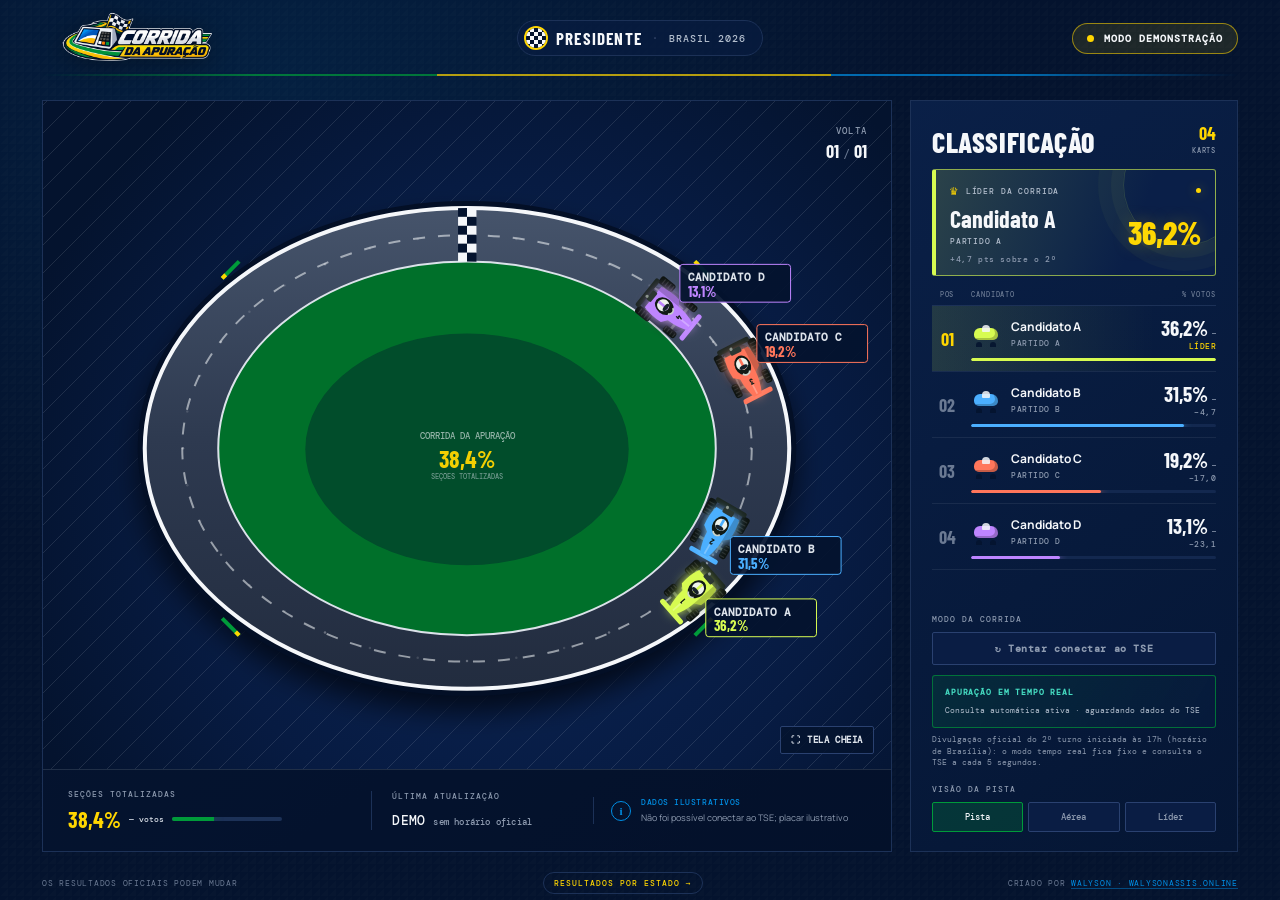
<file: index.html>
<!doctype html>
<html lang="pt-BR">
  <head>
    <meta charset="utf-8" />
    <meta name="viewport" content="width=device-width, initial-scale=1" />
    <meta name="theme-color" content="#04132e" />
    <link rel="icon" href="/favicon.ico" sizes="any" />
    <link rel="icon" type="image/png" href="/favicon.png" sizes="256x256" />
    <link rel="apple-touch-icon" href="/apple-touch-icon.png" />
    <meta name="description" content="Acompanhe a apuração eleitoral como uma corrida ao vivo. Veja candidatos, classificação e evolução dos votos em uma experiência visual interativa." />
    <link rel="canonical" href="https://corridaeleicao.vercel.app/" />
    <title>Corrida da Apuração — acompanhe a apuração eleitoral</title>
    <meta property="og:type" content="website" />
    <meta property="og:locale" content="pt_BR" />
    <meta property="og:site_name" content="Corrida da Apuração" />
    <meta property="og:url" content="https://corridaeleicao.vercel.app/" />
    <meta property="og:title" content="Corrida da Apuração — acompanhe a apuração eleitoral" />
    <meta property="og:description" content="Acompanhe a apuração eleitoral como uma corrida ao vivo. Veja candidatos, classificação e evolução dos votos em uma experiência visual interativa." />
    <meta property="og:image" content="https://corridaeleicao.vercel.app/og-image.jpg" />
    <meta property="og:image:secure_url" content="https://corridaeleicao.vercel.app/og-image.jpg" />
    <meta property="og:image:type" content="image/jpeg" />
    <meta property="og:image:width" content="1200" />
    <meta property="og:image:height" content="630" />
    <meta property="og:image:alt" content="Logo Corrida da Apuração sobre uma pista nas cores do Brasil" />
    <meta name="twitter:card" content="summary_large_image" />
    <meta name="twitter:title" content="Corrida da Apuração — acompanhe a apuração eleitoral" />
    <meta name="twitter:description" content="Acompanhe a apuração eleitoral como uma corrida ao vivo. Veja candidatos, classificação e evolução dos votos em uma experiência visual interativa." />
    <meta name="twitter:image" content="https://corridaeleicao.vercel.app/og-image.jpg" />
    <meta name="twitter:image:alt" content="Logo Corrida da Apuração sobre uma pista nas cores do Brasil" />
    <!-- Google tag (gtag.js) -->
    <script async src="https://www.googletagmanager.com/gtag/js?id=G-LZXPFM03VW"></script>
    <script>
      window.dataLayer = window.dataLayer || [];
      function gtag(){dataLayer.push(arguments);}
      gtag('js', new Date());

      gtag('config', 'G-LZXPFM03VW');
    </script>
    <link rel="stylesheet" href="style.css" />
  </head>
  <body>
    <main class="race-app">
      <header class="topbar">
        <a class="brand" href="#" aria-label="Corrida da Apuração, início">
          <img class="brand-logo" src="logo.webp" alt="Corrida da Apuração" />
        </a>
        <div class="race-tag"><span class="race-flag" aria-hidden="true"></span><span class="race-title">PRESIDENTE</span><span class="tag-divider">·</span><span>BRASIL 2026</span></div>
        <div class="demo-tag" data-state="demo" role="status"><span class="status-dot" aria-hidden="true"></span>MODO DEMONSTRAÇÃO</div>
      </header>

      <section class="race-layout" aria-label="Corrida e classificação">
        <section class="track-panel" aria-label="Pista de corrida">
          <div class="track-topline">
            <div class="lap-counter"><span>VOLTA</span><strong>01 <i>/</i> 01</strong></div>
          </div>
          <div class="canvas-wrap">
            <canvas id="race" aria-label="Pista oval com os karts dos candidatos posicionados conforme os votos válidos"></canvas>
            <div class="camera-label"><span class="camera-icon">◉</span> <span id="camera-name">CÂMERA PANORÂMICA</span></div>
            <button class="fullscreen-button" id="fullscreen-button" type="button" aria-pressed="false" aria-label="Mostrar só a pista em tela cheia" title="Tela cheia (F) · setas giram a câmera">⛶ <span>TELA CHEIA</span></button>
            <div class="immersive-bar" id="immersive-bar" aria-label="Controles da tela cheia">
              <div class="bar-controls">
                <button class="bar-button active" id="bar-list-toggle" type="button" aria-pressed="true" title="Mostrar ou esconder a classificação">☰ <span class="bar-list-text">Classificação</span></button>
                <div class="bar-segment" role="group" aria-label="Visão da pista"><button class="camera-button bar-button active" data-camera="track" aria-pressed="true">Pista</button><button class="camera-button bar-button" data-camera="top" aria-pressed="false">Aérea</button><button class="camera-button bar-button" data-camera="leader" aria-pressed="false">Líder</button></div>
                <div class="bar-segment" role="group" aria-label="Modo da corrida" hidden><button class="bar-button" id="bar-live" type="button">● Tempo real</button></div>
                <span class="bar-status" id="bar-status"></span>
                <button class="bar-button bar-exit" id="bar-exit" type="button" aria-label="Sair da tela cheia">✕ Sair</button>
              </div>
              <ol class="bar-standings" id="bar-standings" aria-label="Classificação"></ol>
            </div>
          </div>
          <div class="track-footer">
            <div class="completion">
              <span class="footer-label">SEÇÕES TOTALIZADAS</span>
              <div class="completion-row"><strong id="sections-percent">38,4%</strong><span class="total-votes" id="total-votes" title="Total de votos computados">— votos</span><div class="progress"><span id="sections-progress"></span></div></div>
            </div>
            <div class="last-update"><span class="footer-label">ÚLTIMA ATUALIZAÇÃO</span><strong id="last-update">DEMO <small>sem horário oficial</small></strong></div>
            <div class="data-source"><span class="source-icon">i</span><span><b id="source-label">DADOS ILUSTRATIVOS</b><small id="source-detail">Aguardando conexão com o TSE</small></span></div>
          </div>
        </section>

        <aside class="standings-panel" aria-label="Classificação da corrida">
          <div class="standings-heading"><h2>Classificação</h2><span class="racer-count" id="racer-count">04 <small>PILOTOS</small></span></div>
          <div class="leader-card" id="leader-card">
            <div class="leader-top"><span class="crown">♛</span><span id="leader-title">LÍDER DA CORRIDA</span><span class="leader-pulse"></span></div>
            <div class="leader-main"><div class="leader-info"><div class="leader-name" id="leader-name">Candidato A</div><span class="leader-party" id="leader-party">PARTIDO A</span></div><strong class="leader-vote" id="leader-vote">36,2%</strong></div>
            <div class="leader-gap" id="leader-gap"></div>
            <button class="final-open" id="final-open" type="button" hidden>🏁 Ver resultado final</button>
          </div>
          <div class="standings-columns" aria-hidden="true"><span>POS</span><span>CANDIDATO</span><span>% VOTOS</span></div>
          <ol class="standings" id="standings"></ol>
          <div class="race-mode"><span class="footer-label">MODO DA CORRIDA</span><button class="live-button" id="live-button" type="button" hidden>● Tempo real</button><div class="countdown-card" id="countdown-card" role="timer" aria-live="off"><span class="countdown-label" id="countdown-label">APURAÇÃO EM TEMPO REAL COMEÇA EM</span><div class="countdown-units"><span><strong id="countdown-days">00</strong><small>D</small></span><span><strong id="countdown-hours">00</strong><small>H</small></span><span><strong id="countdown-minutes">00</strong><small>M</small></span><span><strong id="countdown-seconds">00</strong><small>S</small></span></div><span class="countdown-detail" id="countdown-detail">Hoje, às 17h · horário de Brasília</span></div><small class="sim-note">Ao chegar o horário, a consulta ao TSE começa automaticamente e se repete a cada 5 segundos.</small></div>
          <div class="camera-controls"><span class="footer-label">VISÃO DA PISTA</span><div class="camera-buttons"><button class="camera-button active" data-camera="track" aria-pressed="true">Pista</button><button class="camera-button" data-camera="top" aria-pressed="false">Aérea</button><button class="camera-button" data-camera="leader" aria-pressed="false">Líder</button></div></div>
        </aside>
      </section>
      <footer class="page-footer"><span>OS RESULTADOS OFICIAIS PODEM MUDAR</span><a class="states-link" href="estados.html">RESULTADOS POR ESTADO →</a><span class="credit">CRIADO POR <a href="https://walysonassis.online" target="_blank" rel="noopener">WALYSON · WALYSONASSIS.ONLINE</a></span></footer>
    </main>
    <section class="final-screen" id="final-screen" role="dialog" aria-modal="true" aria-labelledby="final-title" hidden>
      <div class="final-inner">
        <img class="final-logo" src="logo.webp" alt="Corrida da Apuração" width="2048" height="768" />
        <p class="final-kicker" id="final-kicker">PRESIDENTE · BRASIL 2026 · RESULTADO DO 1º TURNO</p>
        <h2 class="final-title" id="final-title">VÃO AO 2º TURNO</h2>
        <div class="final-cards" id="final-cards"></div>
        <p class="final-meta" id="final-meta"></p>
        <div class="final-actions"><a class="final-button" id="final-states" href="estados.html">Ver a apuração de todos os cargos →</a></div>
        <small class="final-note">Fonte: TSE · arquivo oficial EA20 · os resultados oficiais podem mudar</small>
      </div>
    </section>
    <script src="game.js" defer></script>
  </body>
</html>
</file>
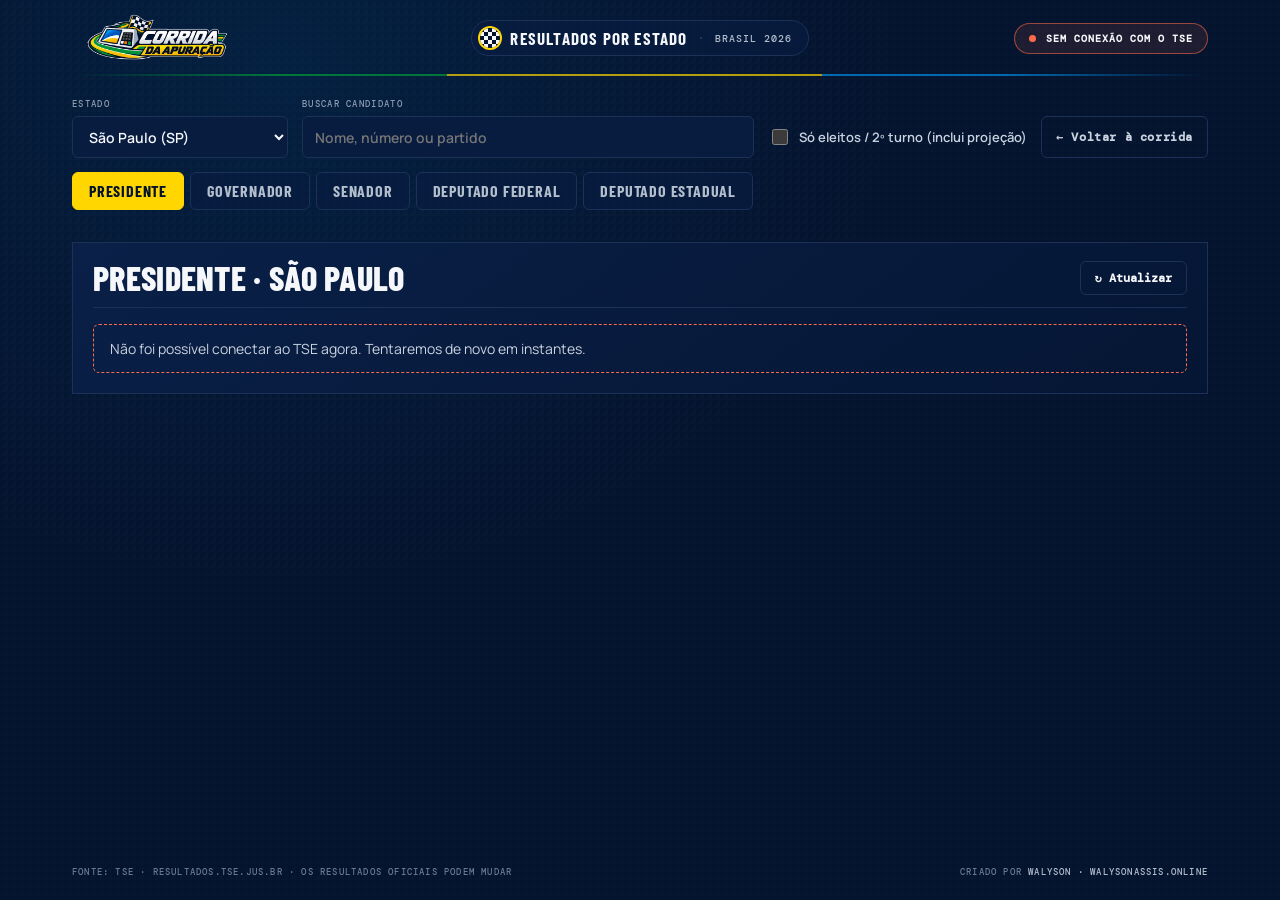
<file: estados.html>
<!doctype html>
<html lang="pt-BR">
  <head>
    <meta charset="utf-8" />
    <meta name="viewport" content="width=device-width, initial-scale=1" />
    <meta name="theme-color" content="#04132e" />
    <link rel="icon" href="/favicon.ico" sizes="any" />
    <link rel="icon" type="image/png" href="/favicon.png" sizes="256x256" />
    <link rel="apple-touch-icon" href="/apple-touch-icon.png" />
    <meta name="description" content="Resultados da eleição 2026 por estado: presidente, governador, senador, deputados federais e deputados estaduais, com dados oficiais do TSE." />
    <link rel="canonical" href="https://corridaeleicao.vercel.app/estados.html" />
    <title>Resultados por Estado — Corrida da Apuração</title>
    <meta property="og:type" content="website" />
    <meta property="og:locale" content="pt_BR" />
    <meta property="og:site_name" content="Corrida da Apuração" />
    <meta property="og:url" content="https://corridaeleicao.vercel.app/estados.html" />
    <meta property="og:title" content="Resultados por Estado — Corrida da Apuração" />
    <meta property="og:description" content="Presidente, governador, senador, deputados federais e estaduais em cada estado, com dados oficiais do TSE." />
    <meta property="og:image" content="https://corridaeleicao.vercel.app/og-image.jpg" />
    <meta name="twitter:card" content="summary_large_image" />
    <!-- Google tag (gtag.js) -->
    <script async src="https://www.googletagmanager.com/gtag/js?id=G-LZXPFM03VW"></script>
    <script>
      window.dataLayer = window.dataLayer || [];
      function gtag(){dataLayer.push(arguments);}
      gtag('js', new Date());

      gtag('config', 'G-LZXPFM03VW');
    </script>
    <link rel="preconnect" href="https://resultados.tse.jus.br" crossorigin />
    <link rel="preconnect" href="https://resultados.tse.jus.br" />
    <link rel="stylesheet" href="estados.css" />
  </head>
  <body>
    <main class="states-app">
      <header class="states-topbar">
        <a class="brand" href="index.html" aria-label="Voltar para a Corrida da Apuração">
          <img class="brand-logo" src="logo.webp" alt="Corrida da Apuração" />
        </a>
        <div class="page-tag"><span class="page-flag" aria-hidden="true"></span><span class="page-title">RESULTADOS POR ESTADO</span><span class="tag-divider">·</span><span>BRASIL 2026</span></div>
        <div class="status-tag" id="status-tag" data-state="loading" role="status"><span class="status-dot" aria-hidden="true"></span><span id="status-text">CONECTANDO AO TSE</span></div>
      </header>

      <section class="filters" aria-label="Filtros">
        <label class="field">
          <span class="field-label">ESTADO</span>
          <select id="uf-select"></select>
        </label>
        <label class="field" id="round-field" hidden>
          <span class="field-label">TURNO</span>
          <select id="round-select"></select>
        </label>
        <label class="field field-search">
          <span class="field-label">BUSCAR CANDIDATO</span>
          <input id="search-input" type="search" placeholder="Nome, número ou partido" autocomplete="off" />
        </label>
        <label class="toggle">
          <input id="elected-only" type="checkbox" />
          <span>Só eleitos / 2º turno (inclui projeção)</span>
        </label>
        <a class="back-link" href="index.html">← Voltar à corrida</a>
      </section>

      <nav class="office-tabs" id="office-tabs" aria-label="Cargo"></nav>

      <section class="summary" id="summary" aria-label="Resumo da apuração"></section>

      <div class="results-layout" id="results-layout">
      <section class="results-panel" aria-live="polite">
        <div class="results-heading">
          <h1 id="results-title">Carregando…</h1>
          <div class="results-meta">
            <span id="results-count"></span>
            <button class="refresh-button" id="refresh-button" type="button">↻ Atualizar</button>
          </div>
        </div>
        <p class="projection-note" id="projection-note" hidden></p>
        <div class="message" id="message" hidden></div>
        <ol class="candidates" id="candidates"></ol>
        <button class="more-button" id="more-button" type="button" hidden>Mostrar mais</button>
      </section>
      <aside class="parliament" id="parliament" aria-label="Composição das cadeiras" hidden></aside>
      </div>

      <footer class="page-footer">
        <span>FONTE: TSE · RESULTADOS.TSE.JUS.BR · OS RESULTADOS OFICIAIS PODEM MUDAR</span>
        <span class="credit">CRIADO POR <a href="https://walysonassis.online" target="_blank" rel="noopener">WALYSON · WALYSONASSIS.ONLINE</a></span>
      </footer>
    </main>
    <script src="estados.js" defer></script>
  </body>
</html>
</file>
<file: style.css>
@import url('https://fonts.googleapis.com/css2?family=Barlow+Condensed:wght@500;600;700;800;900&family=DM+Mono:wght@400;500&family=Manrope:wght@400;500;600;700;800&display=swap');
[hidden]{display:none!important}

:root{color-scheme:dark;--navy:#04132e;--green:#009b3a;--gold:#ffd600;--blue:#008fe5;--ice:#f5f7fa;--gray:#dce2ea;--bg:var(--navy);--panel:#081c40;--line:#1c3157;--muted:#8e9bb0;--lime:var(--gold);--white:var(--ice);--mono:'DM Mono',monospace;--display:'Barlow Condensed',Impact,sans-serif;--body:'Manrope',Arial,sans-serif}
*{box-sizing:border-box}
html,body{margin:0;min-height:100%;background:var(--bg);color:var(--white);font-family:var(--body)}
body{background-image:radial-gradient(ellipse at 22% 8%,rgba(0,143,229,.1),transparent 44%),linear-gradient(135deg,transparent 50%,rgba(255,255,255,.012) 50%);background-size:auto,8px 8px}
button{font:inherit}
.race-app{width:min(1500px,100%);min-height:100vh;margin:auto;padding:0 42px;display:flex;flex-direction:column}
.topbar{height:76px;flex:none;position:relative;display:grid;grid-template-columns:1fr auto 1fr;align-items:center;gap:24px}
.topbar:after{content:"";position:absolute;left:0;right:0;bottom:0;height:2px;background:linear-gradient(90deg,var(--green) 0 33%,var(--gold) 33% 66%,var(--blue) 66%);opacity:.7;mask-image:linear-gradient(90deg,transparent,black 18%,black 82%,transparent)}

.brand{display:flex;align-items:center;justify-self:start;text-decoration:none;color:var(--white);transition:transform .2s}
.brand:hover{transform:rotate(-2deg) scale(1.03)}

.brand-logo{display:block;width:190px;max-width:100%;height:auto;max-height:58px;object-fit:contain;filter:drop-shadow(0 4px 14px rgba(0,0,0,.35))}

.race-tag,.demo-tag{display:flex;align-items:center;gap:10px;font:500 10px var(--mono);letter-spacing:1px;color:#b4bfce;border-radius:999px;white-space:nowrap}
.race-tag{padding:7px 16px 7px 8px;border:1px solid #1c3157;background:rgba(8,28,64,.7)}
.race-flag{width:20px;height:20px;border-radius:50%;flex:none;background:conic-gradient(#f5f7fa 0 25%,#04132e 0 50%,#f5f7fa 0 75%,#04132e 0) 0 0/8px 8px;box-shadow:0 0 0 2px var(--gold)}
.race-title{font:700 17px/1 var(--display);letter-spacing:1.2px;color:var(--ice)}
.tag-divider{color:#34466a}

.demo-tag{--status:var(--gold);justify-self:end;padding:8px 14px;border:1px solid color-mix(in srgb,var(--status) 55%,transparent);background:color-mix(in srgb,var(--status) 10%,transparent);color:var(--ice);font-weight:600}
.demo-tag[data-state="official"]{--status:var(--green)}
.demo-tag[data-state="sim"]{--status:var(--blue)}
.demo-tag[data-state="stale"]{--status:#ff6b4a}
.status-dot,.leader-pulse{width:7px;height:7px;border-radius:50%;background:var(--gold);box-shadow:0 0 12px rgba(255,214,0,.45)}
.status-dot{flex:none;background:var(--status);box-shadow:0 0 0 0 var(--status);animation:status-pulse 1.8s ease-out infinite}
@keyframes status-pulse{70%{box-shadow:0 0 0 7px transparent}100%{box-shadow:0 0 0 0 transparent}}

.race-layout{display:grid;grid-template-columns:minmax(0,1fr) 328px;gap:18px;padding:24px 0 14px;flex:1;min-height:0}
.track-panel,.standings-panel{background:linear-gradient(145deg,rgba(10,32,72,.97),rgba(5,22,52,.98));border:1px solid #1c3157;position:relative;overflow:hidden}
.track-panel{display:flex;flex-direction:column;min-height:550px}
.track-panel:before{content:"";position:absolute;inset:0;pointer-events:none;background-image:linear-gradient(rgba(220,226,234,.018) 1px,transparent 1px),linear-gradient(90deg,rgba(220,226,234,.018) 1px,transparent 1px);background-size:42px 42px;mask-image:linear-gradient(to bottom,black,transparent 70%)}
.track-topline{position:absolute;z-index:1;top:20px;left:32px;right:24px;display:flex;justify-content:flex-end;align-items:flex-start;pointer-events:none}
.eyebrow,.footer-label{font:500 9px var(--mono);letter-spacing:1.3px;color:#8e9bb0;margin:0 0 8px}
h1{font:800 clamp(29px,3.8vw,45px)/.88 var(--display);letter-spacing:.1px;text-transform:uppercase;margin:0;color:var(--white)}
h1 em{font-style:normal;color:var(--lime)}
.lap-counter{text-align:right;margin-top:4px;color:#8e9bb0}.lap-counter span{font:500 9px var(--mono);letter-spacing:1.2px;display:block;margin-bottom:3px}.lap-counter strong{font:700 18px var(--display);color:#f5f7fa}.lap-counter i{font:400 12px var(--mono);color:#6b7a93;font-style:normal}
.canvas-wrap{position:relative;flex:1;min-height:390px;overflow:hidden}
#race{position:absolute;inset:0;width:100%;height:100%;display:block}
.camera-label,.track-hint{position:absolute;bottom:15px;color:#8e9bb0;font:500 9px var(--mono);letter-spacing:.7px;display:flex;align-items:center;gap:8px}.camera-label{left:18px}
.canvas-wrap:not(.is-immersive) .camera-label{display:none}.camera-icon{color:var(--lime);font-size:15px}.track-hint{right:17px;gap:5px}.track-hint kbd{font:500 9px var(--mono);padding:3px 5px;border:1px solid #2a4170;background:#0b2250;color:#dce2ea;border-radius:2px}.hint-sep{color:#34466a;margin:0 2px}
.track-footer{position:relative;z-index:1;min-height:82px;padding:15px 25px;display:grid;grid-template-columns:1.15fr .82fr 1.1fr;align-items:center;gap:18px;border-top:1px solid rgba(220,226,234,.13);background:rgba(3,14,36,.55)}
.footer-label{display:block;margin-bottom:7px;font-size:8px;letter-spacing:1px;color:#8e9bb0}.completion-row{display:flex;align-items:center;gap:8px}.completion-row strong{font:700 22px var(--display);color:var(--lime);white-space:nowrap}.total-votes{font:500 8px var(--mono);color:#dce2ea;white-space:nowrap}.progress{width:min(110px,45%);height:4px;background:#1c3157;border-radius:8px;overflow:hidden}.progress span{display:block;width:38.4%;height:100%;background:var(--green);box-shadow:0 0 9px rgba(0,155,58,.6)}.last-update{border-left:1px solid #1c3157;padding-left:20px}.last-update strong{font:500 13px var(--mono);letter-spacing:.2px;color:#f5f7fa}.last-update small{font-size:9px;color:#8e9bb0}.data-source{border-left:1px solid #1c3157;padding-left:17px;display:flex;align-items:center;gap:10px}.source-icon{height:20px;width:20px;display:grid;place-items:center;border:1px solid var(--blue);border-radius:50%;font:700 11px Georgia;color:var(--blue);flex:none}.data-source b,.data-source small{display:block}.data-source b{font:500 8px var(--mono);letter-spacing:.55px;color:var(--blue)}.data-source small{font-size:9px;color:#8e9bb0;margin-top:4px}
.standings-panel{padding:24px 21px 19px;display:flex;flex-direction:column}
.standings-panel>:not(.standings){flex:none}
.standings-heading{display:flex;align-items:flex-end;justify-content:space-between;padding-bottom:14px}
.standings-heading h2{font:800 28px/.95 var(--display);text-transform:uppercase;margin:0;letter-spacing:.6px}
.racer-count{font:700 18px var(--display);color:var(--lime);text-align:right;line-height:.9}
.racer-count small{display:block;font:500 7px var(--mono);color:#8e9bb0;letter-spacing:.8px;margin-top:5px}

.leader-card{--leader:var(--gold);padding:12px 14px 11px;background:linear-gradient(110deg,color-mix(in srgb,var(--leader) 16%,#0a1f48),#0a1f48 70%);border:1px solid color-mix(in srgb,var(--leader) 60%,transparent);border-left:4px solid var(--leader);border-radius:3px;position:relative;overflow:hidden;transition:border-color .4s,background .4s}
.leader-card:after{content:"";position:absolute;right:-30px;top:-46px;width:120px;height:120px;border-radius:50%;border:1px solid color-mix(in srgb,var(--leader) 14%,transparent);box-shadow:0 0 0 12px color-mix(in srgb,var(--leader) 4%,transparent),0 0 0 25px color-mix(in srgb,var(--leader) 3%,transparent);pointer-events:none}
.leader-top{display:flex;align-items:center;gap:7px;font:500 8px var(--mono);letter-spacing:.85px;color:#b4bfce}
.crown{font-size:13px;color:var(--lime)}
.leader-pulse{margin-left:auto;width:5px;height:5px}
.leader-main{display:flex;align-items:flex-end;justify-content:space-between;gap:10px;margin-top:8px}
.leader-info{min-width:0}
.leader-name{font:700 24px var(--display);line-height:1;overflow:hidden;text-overflow:ellipsis;white-space:nowrap}
.leader-party{display:block;margin-top:5px;font:500 8px var(--mono);color:#b4bfce;letter-spacing:.8px}
.leader-vote{font:800 32px var(--display);color:var(--lime);line-height:.85;white-space:nowrap;text-shadow:0 0 18px rgba(255,214,0,.25)}
.leader-gap{margin-top:8px;font:500 8px var(--mono);letter-spacing:.6px;color:#8e9bb0}
.leader-gap:empty{display:none}

.standings-columns{display:grid;grid-template-columns:30px minmax(0,1fr) auto;gap:9px;padding:14px 0 6px;border-bottom:1px solid #1c3157;font:500 7px var(--mono);letter-spacing:.9px;color:#6b7a93}
.standings-columns span:first-child{text-align:center}
.standings{list-style:none;padding:0;margin:0 0 14px;flex:1 1 0;min-height:124px;overflow-y:auto;scrollbar-width:thin;scrollbar-color:#2a4170 transparent}
.racer-row{display:grid;grid-template-columns:30px 31px minmax(0,1fr) auto;align-items:center;column-gap:9px;row-gap:7px;padding:11px 0 10px;border-bottom:1px solid rgba(220,226,234,.08);position:relative}
.racer-row:after{content:"";position:absolute;left:-21px;right:-21px;top:0;bottom:0;background:linear-gradient(90deg,var(--row-tint,transparent),transparent 75%);opacity:0;transition:opacity .2s;z-index:0;pointer-events:none}
.racer-row:hover:after{opacity:.1}
.racer-row.is-leader:after{opacity:.14}
.rank{grid-row:span 2;align-self:stretch;display:flex;flex-direction:column;align-items:center;justify-content:center;gap:2px;z-index:1}
.rank-number{font:700 18px/1 var(--display);color:#6b7a93}
.is-leader .rank-number{color:var(--lime)}
.rank-move{font:600 7px var(--mono);letter-spacing:.3px}
.rank-move:empty{display:none}
.rank-move.up{color:#3ddc84}
.rank-move.down{color:#ff6b4a}
.mini-kart{height:22px;width:30px;position:relative;z-index:1}
.mini-kart:before{content:"";position:absolute;left:3px;top:5px;width:24px;height:12px;border-radius:6px 7px 5px 5px;background:var(--kart);box-shadow:inset -3px -2px 0 rgba(0,0,0,.22)}
.mini-kart:after{content:"";position:absolute;left:11px;top:2px;width:8px;height:7px;border-radius:4px 4px 1px 1px;background:#f5f7fa;opacity:.85;box-shadow:-7px 16px 0 -1px #04132e,7px 16px 0 -1px #04132e}
.driver{min-width:0;z-index:1}
.driver-name{display:block;font-size:12px;font-weight:700;line-height:1.2;white-space:nowrap;overflow:hidden;text-overflow:ellipsis}
.driver-party{display:block;font:500 8px var(--mono);letter-spacing:.5px;color:#8e9bb0;margin-top:3px;white-space:nowrap;overflow:hidden;text-overflow:ellipsis}
.vote-cell{text-align:right;z-index:1;white-space:nowrap}
.vote-main{display:flex;align-items:baseline;justify-content:flex-end;gap:4px}.vote-value{display:block;font:700 21px var(--display);line-height:1;color:#f5f7fa}.vote-count{font:500 7px var(--mono);color:#8e9bb0;max-width:60px;overflow:hidden;text-overflow:ellipsis}
.vote-gap{display:block;margin-top:3px;font:500 8px var(--mono);letter-spacing:.4px;color:#8e9bb0}
.is-leader .vote-gap{color:var(--lime)}
.vote-bar{grid-column:2/-1;height:3px;background:#13284f;border-radius:3px;overflow:hidden;z-index:1}
.vote-bar span{display:block;height:100%;background:var(--kart);border-radius:3px;box-shadow:0 0 8px var(--kart)}
.race-mode{padding-top:16px}.race-mode .footer-label{margin-bottom:8px}.live-button{width:100%;border:1px solid #2a4170;background:#0a1d44;color:#8e9bb0;border-radius:2px;padding:9px 8px;font:600 10px var(--mono);letter-spacing:.6px;cursor:pointer;transition:color .15s,border-color .15s,background .15s}.live-button:hover{color:#f5f7fa;border-color:#dce2ea}.live-button.active{color:var(--ice);border-color:var(--blue);background:rgba(0,143,229,.22);animation:live-blink 1.6s ease-in-out infinite}@keyframes live-blink{50%{box-shadow:0 0 14px rgba(0,143,229,.5)}}.sim-note{display:block;margin-top:6px;font:400 8px/1.4 var(--mono);color:#8e9bb0}
.camera-controls{padding-top:16px}.camera-controls .footer-label{margin-bottom:8px}.camera-buttons{display:grid;grid-template-columns:repeat(3,1fr);gap:5px}.camera-button{border:1px solid #2a4170;background:#0a1d44;color:#8e9bb0;border-radius:2px;padding:8px 4px;font:500 9px var(--mono);cursor:pointer;transition:color .15s,border-color .15s,background .15s}.camera-button:hover{color:#f5f7fa;border-color:#dce2ea}.camera-button.active{color:var(--ice);border-color:var(--green);background:rgba(0,155,58,.22)}
.leader-card.overtake{animation:overtake-flash .9s ease-in-out 2}@keyframes overtake-flash{50%{box-shadow:0 0 26px rgba(255,214,0,.32);transform:translateX(3px)}}
.page-footer{height:34px;flex:none;display:flex;align-items:center;justify-content:space-between;font:400 8px var(--mono);letter-spacing:.75px;color:#6b7a93}
.states-link{padding:5px 10px;border:1px solid #1c3157;border-radius:999px;color:var(--gold);text-decoration:none;font-weight:500;letter-spacing:1px}.states-link:hover{border-color:var(--gold)}
@media(max-width:980px){.race-app{padding:0 22px}.race-layout{grid-template-columns:minmax(0,1fr) 285px;gap:12px}.standings-panel{padding:23px 16px 16px}.racer-row:after{left:-16px;right:-16px}.track-footer{padding-inline:18px;grid-template-columns:1fr .85fr 1fr;gap:12px}.last-update{padding-left:12px}.data-source{padding-left:12px}.data-source small{font-size:8px}}
@media(max-width:720px){.race-app{padding:0 12px}.topbar{height:61px;gap:8px}.brand-logo{width:145px;max-height:48px}.race-tag{padding:5px 10px 5px 5px;font-size:8px;letter-spacing:.35px;gap:6px}.race-flag{width:15px;height:15px;background-size:6px 6px}.race-title{font-size:13px}.race-tag>span:nth-child(n+3){display:none}.demo-tag{padding:9px;font-size:0;gap:0}.race-layout{display:flex;flex-direction:column;padding-top:12px}.track-panel{min-height:470px}.track-topline{top:20px;left:20px;right:18px}h1{font-size:34px}.lap-counter strong{font-size:15px}.canvas-wrap{min-height:340px}.track-footer{min-height:78px;padding:12px;grid-template-columns:1fr 1fr;gap:10px}.data-source{display:none}.standings-panel{padding:18px 17px 14px}.standings-heading{padding-bottom:12px}.standings{display:grid;grid-template-columns:1fr 1fr;column-gap:16px;flex:none;min-height:0;overflow:visible}.racer-row{column-gap:6px;padding:10px 0 9px;grid-template-columns:21px 25px minmax(0,1fr) auto}.standings-columns{display:none}.mini-kart{transform:scale(.85);transform-origin:left center}.racer-row:after{left:-8px;right:-8px}.vote-value{font-size:17px}.driver-name{font-size:10px}.driver-party{font-size:7px}.leader-name{font-size:21px}.leader-vote{font-size:27px}.camera-controls{padding-top:13px}.page-footer{height:auto;min-height:35px;gap:8px;font-size:7px}}
@media(max-width:390px){.race-tag{display:none}.topbar{grid-template-columns:1fr auto}.track-hint{font-size:7px;right:8px}.track-hint kbd{font-size:8px;padding:2px 4px}.camera-label{left:9px;font-size:8px}}
.fullscreen-button{position:absolute;bottom:15px;right:17px;z-index:2;display:flex;align-items:center;gap:6px;border:1px solid #2a4170;background:rgba(4,19,46,.85);color:#dce2ea;border-radius:2px;padding:7px 10px;font:600 9px var(--mono);letter-spacing:.6px;cursor:pointer;transition:color .15s,border-color .15s}.fullscreen-button:hover{color:var(--lime);border-color:var(--lime)}
.canvas-wrap.is-immersive{position:fixed;inset:0;z-index:100;min-height:0;width:100vw;height:100vh;height:100dvh;background:#04132e}.canvas-wrap:fullscreen{width:100vw;height:100vh;background:#04132e}.is-immersive .track-hint{display:none}.is-immersive .camera-label{bottom:18px;left:20px}.is-immersive .fullscreen-button{opacity:.55}.is-immersive .fullscreen-button:hover{opacity:1}body.has-immersive{overflow:hidden}
.immersive-bar{display:none}.is-immersive .immersive-bar{display:block;position:absolute;top:0;left:0;right:0;z-index:3;padding:12px 16px 18px;background:linear-gradient(#04132ef2 65%,#04132e00)}.is-immersive .fullscreen-button{display:none}
.bar-controls{display:flex;flex-wrap:wrap;align-items:center;gap:8px 10px}
.bar-segment{display:flex;border:1px solid #2a4170;border-radius:4px;overflow:hidden;background:#0a1d44}
.bar-button{border:1px solid #2a4170;background:#0a1d44;color:#8e9bb0;border-radius:4px;padding:8px 12px;font:600 9px var(--mono);letter-spacing:.5px;cursor:pointer;transition:color .15s,border-color .15s,background .15s}.bar-button:hover{color:#f5f7fa;border-color:#dce2ea}.bar-button.active{color:var(--ice);border-color:var(--green);background:rgba(0,155,58,.22)}
.bar-segment .bar-button{border:0;border-radius:0;background:transparent}.bar-segment .bar-button+.bar-button{border-left:1px solid #2a4170}.bar-segment .bar-button:hover{background:#12295a}.bar-segment .bar-button.active{background:rgba(0,155,58,.3);box-shadow:inset 0 -2px 0 var(--green)}
#bar-live.active{color:var(--ice);background:rgba(0,143,229,.25);box-shadow:inset 0 -2px 0 var(--blue)}.bar-button:disabled{opacity:.6;cursor:not-allowed}.live-button:disabled{cursor:not-allowed}#bar-live:disabled.active{opacity:1}
.bar-status{margin-left:auto;font:500 8px var(--mono);letter-spacing:.7px;color:#8e9bb0;white-space:nowrap}.bar-exit{color:#dce2ea}
.bar-standings{display:flex;gap:6px;margin:10px 0 0;padding:0;list-style:none}.hide-list .bar-standings{display:none}
.bar-racer{display:grid;grid-template-columns:20px minmax(0,1fr) auto;align-items:center;gap:8px;padding:7px 10px 7px 8px;border-left:3px solid var(--kart);background:#071a3eeb;border-radius:0 3px 3px 0}.bar-racer.is-leader{background:linear-gradient(90deg,color-mix(in srgb,var(--kart) 22%,#071a3e),#071a3eeb)}.bar-rank{font:700 13px var(--display);color:#6b7a93;text-align:center}.is-leader .bar-rank{color:var(--gold)}.bar-name{font:600 10px var(--mono);color:#dce2ea;overflow:hidden;text-overflow:ellipsis;white-space:nowrap}.bar-vote{display:flex;flex-direction:column;align-items:flex-end;gap:1px;color:var(--kart)}.bar-percent{font:700 15px/1 "Barlow Condensed",Impact,sans-serif}.bar-count{font:500 7px/1.2 var(--mono);color:#aeb9c9}
@media(min-width:721px){.is-immersive .bar-standings{position:absolute;top:100%;left:16px;width:230px;flex-direction:column;gap:3px;margin:0;max-height:calc(100dvh - 100% - 60px);overflow-y:auto;scrollbar-width:thin;scrollbar-color:#2a4170 transparent}}
@media(max-width:720px){.is-immersive .immersive-bar{padding:8px 8px 10px}.bar-status,.bar-list-text{display:none}.bar-button{padding:7px 9px}.bar-standings{overflow-x:auto;scrollbar-width:none}.bar-racer{flex:none;grid-template-columns:auto auto auto;gap:6px}.bar-name{max-width:90px;font-size:9px}.bar-vote{font-size:13px}}
.credit a{color:var(--blue);text-decoration:none;border-bottom:1px solid rgba(0,143,229,.45);transition:color .15s,border-color .15s}.credit a:hover{color:var(--ice);border-color:var(--ice)}
.countdown-card{margin-top:10px;padding:11px 12px;border:1px solid rgba(255,214,0,.35);border-radius:3px;background:linear-gradient(120deg,rgba(255,214,0,.09),rgba(8,28,64,.55))}
.countdown-label{display:block;font:600 8px var(--mono);letter-spacing:.85px;color:#ffd600}
.countdown-units{display:grid;grid-template-columns:repeat(4,1fr);gap:5px;margin-top:9px}
.countdown-units span{display:flex;align-items:baseline;justify-content:center;gap:3px;padding:5px 2px;background:rgba(4,19,46,.72);border:1px solid rgba(220,226,234,.1);border-radius:2px}
.countdown-units strong{font:700 22px/.9 var(--display);color:#f5f7fa;font-variant-numeric:tabular-nums}
.countdown-units small{font:500 7px var(--mono);color:#8e9bb0}
.countdown-detail{display:block;margin-top:8px;font:400 8px/1.4 var(--mono);color:#b4bfce}
.countdown-card.is-live{border-color:rgba(0,155,58,.65);background:linear-gradient(120deg,rgba(0,155,58,.14),rgba(8,28,64,.55))}
.countdown-card.is-live .countdown-label{color:#45dbc1}
.countdown-card.is-live .countdown-units{display:none}
@media(prefers-reduced-motion:reduce){*,*:before,*:after{scroll-behavior:auto!important;transition:none!important}}
.outcome-tag{display:inline-block;margin-top:4px;padding:2px 6px;border-radius:2px;background:var(--gold);color:#04132e;font:700 8px var(--mono);letter-spacing:.8px}.racer-row.is-runoff .outcome-tag{background:transparent;color:var(--gold);box-shadow:inset 0 0 0 1px var(--gold)}.racer-row.is-elected .vote-value,.bar-racer.is-elected .bar-percent{color:var(--gold)}.bar-racer.is-elected .bar-rank,.bar-racer.is-runoff .bar-rank{color:var(--gold)}.leader-card.is-decided .leader-top{color:var(--gold);font-weight:700}
body.has-final{overflow:hidden}.final-screen{position:fixed;inset:0;z-index:200;display:grid;place-items:center;padding:24px 16px;overflow-y:auto;background:radial-gradient(circle at 50% 0,rgba(0,155,58,.28),transparent 60%),rgba(4,19,46,.97);animation:final-in .5s ease-out}@keyframes final-in{from{opacity:0;transform:scale(1.02)}}.final-inner{width:min(860px,100%);text-align:center}.final-logo{display:block;width:min(240px,60vw);height:auto;margin:0 auto 16px;filter:drop-shadow(0 4px 14px rgba(0,0,0,.35))}.final-kicker{margin:0;font:500 11px var(--mono);letter-spacing:1.4px;color:#b4bfce}.final-title{margin:8px 0 26px;font:900 clamp(40px,8vw,76px)/.95 var(--display);color:var(--gold);letter-spacing:.5px}.final-cards{display:flex;align-items:stretch;justify-content:center;gap:18px}.final-card{--kart:var(--gold);flex:1 1 0;max-width:340px;display:flex;flex-direction:column;align-items:center;gap:6px;padding:22px 18px 20px;background:linear-gradient(180deg,color-mix(in srgb,var(--kart) 18%,#0a1f48),#0a1f48 75%);border:1px solid color-mix(in srgb,var(--kart) 60%,transparent);border-top:5px solid var(--kart);border-radius:4px}.final-rank{font:600 9px var(--mono);letter-spacing:1.2px;color:#b4bfce}.final-name{font:800 clamp(26px,4vw,36px)/1 var(--display);color:var(--ice);overflow-wrap:anywhere}.final-party{font:500 10px var(--mono);letter-spacing:1px;color:#b4bfce}.final-vote{margin-top:8px;font:800 clamp(44px,7vw,64px)/.9 var(--display);color:var(--kart)}.final-count{font:400 10px var(--mono);color:#8e9bb0}.final-versus{align-self:center;font:900 28px var(--display);color:#6b7a93}.final-meta{margin:22px 0 0;font:500 11px var(--mono);letter-spacing:.6px;color:#dce2ea}.final-actions{margin-top:20px;display:flex;flex-wrap:wrap;justify-content:center;gap:10px}.final-button{border:1px solid var(--gold);background:var(--gold);color:#04132e;border-radius:2px;padding:11px 22px;font:700 11px var(--mono);letter-spacing:.8px;cursor:pointer}.final-button:hover{background:#ffe34d}.final-button{display:inline-block;text-decoration:none}.final-note{display:block;margin-top:14px;font:400 9px var(--mono);color:#8e9bb0}.final-open{width:100%;margin-top:10px;border:1px solid var(--gold);background:rgba(255,214,0,.1);color:var(--gold);border-radius:2px;padding:8px;font:600 10px var(--mono);letter-spacing:.6px;cursor:pointer}.final-open:hover{background:rgba(255,214,0,.2)}
@media(max-width:720px){.final-cards{flex-direction:column;align-items:center}.final-card{width:100%}.final-versus{font-size:22px}}
</file>
<file: estados.css>
@import url('https://fonts.googleapis.com/css2?family=Barlow+Condensed:wght@500;600;700;800;900&family=DM+Mono:wght@400;500&family=Manrope:wght@400;500;600;700;800&display=swap');
[hidden]{display:none!important}

:root{color-scheme:dark;--navy:#04132e;--panel:#081c40;--line:#1c3157;--green:#009b3a;--gold:#ffd600;--blue:#008fe5;--red:#ff6b4a;--ice:#f5f7fa;--muted:#8e9bb0;--mono:'DM Mono',monospace;--display:'Barlow Condensed',Impact,sans-serif;--body:'Manrope',Arial,sans-serif}
*{box-sizing:border-box}
html,body{margin:0;min-height:100%;background:var(--navy);color:var(--ice);font-family:var(--body)}
body{background-image:radial-gradient(ellipse at 22% 8%,rgba(0,143,229,.1),transparent 44%),linear-gradient(135deg,transparent 50%,rgba(255,255,255,.012) 50%);background-size:auto,8px 8px}
button,input,select{font:inherit}
a{color:inherit}

.states-app{width:min(1200px,100%);min-height:100vh;margin:auto;padding:0 32px;display:flex;flex-direction:column}

.states-topbar{height:76px;flex:none;position:relative;display:grid;grid-template-columns:1fr auto 1fr;align-items:center;gap:24px}
.states-topbar:after{content:"";position:absolute;left:0;right:0;bottom:0;height:2px;background:linear-gradient(90deg,var(--green) 0 33%,var(--gold) 33% 66%,var(--blue) 66%);opacity:.7;mask-image:linear-gradient(90deg,transparent,black 18%,black 82%,transparent)}
.brand{display:flex;align-items:center;justify-self:start;transition:transform .2s}
.brand:hover{transform:rotate(-2deg) scale(1.03)}
.brand-logo{display:block;width:170px;max-width:100%;height:auto;max-height:54px;object-fit:contain}

.page-tag,.status-tag{display:flex;align-items:center;gap:10px;font:500 10px var(--mono);letter-spacing:1px;color:#b4bfce;border-radius:999px;white-space:nowrap}
.page-tag{padding:7px 16px 7px 8px;border:1px solid var(--line);background:rgba(8,28,64,.7)}
.page-flag{width:20px;height:20px;border-radius:50%;flex:none;background:conic-gradient(#f5f7fa 0 25%,#04132e 0 50%,#f5f7fa 0 75%,#04132e 0) 0 0/8px 8px;box-shadow:0 0 0 2px var(--gold)}
.page-title{font:700 17px/1 var(--display);letter-spacing:1.2px;color:var(--ice)}
.tag-divider{color:#34466a}

.status-tag{--status:var(--gold);justify-self:end;padding:8px 14px;border:1px solid color-mix(in srgb,var(--status) 55%,transparent);background:color-mix(in srgb,var(--status) 10%,transparent);color:var(--ice);font-weight:600}
.status-tag[data-state="official"]{--status:var(--green)}
.status-tag[data-state="error"]{--status:var(--red)}
.status-dot{width:7px;height:7px;border-radius:50%;flex:none;background:var(--status);animation:status-pulse 1.8s ease-out infinite}
@keyframes status-pulse{0%{box-shadow:0 0 0 0 var(--status)}70%,100%{box-shadow:0 0 0 7px transparent}}

.filters{display:flex;flex-wrap:wrap;align-items:flex-end;gap:14px;padding:22px 0 14px}
.field{display:flex;flex-direction:column;gap:6px;min-width:180px}
.field-search{flex:1;min-width:220px}
.field-label{font:500 9px var(--mono);letter-spacing:1.3px;color:var(--muted)}
.field select,.field input{height:42px;padding:0 12px;border:1px solid var(--line);border-radius:6px;background:var(--panel);color:var(--ice);font-size:14px;font-weight:600}
.field select:focus,.field input:focus{outline:2px solid var(--blue);outline-offset:1px}
.toggle{display:flex;align-items:center;gap:8px;height:42px;font-size:13px;font-weight:600;color:#c9d2df;cursor:pointer}
.toggle input{width:16px;height:16px;accent-color:var(--gold)}
.back-link{height:42px;display:flex;align-items:center;padding:0 14px;border:1px solid var(--line);border-radius:6px;font:600 12px var(--mono);letter-spacing:.6px;text-decoration:none;color:#c9d2df}
.back-link:hover{border-color:var(--gold);color:var(--gold)}

.office-tabs{display:flex;gap:6px;overflow-x:auto;padding-bottom:4px;scrollbar-width:thin}
.office-tab{flex:none;padding:10px 16px;border:1px solid var(--line);border-radius:6px;background:rgba(8,28,64,.7);color:#b4bfce;font:700 16px/1 var(--display);letter-spacing:.8px;text-transform:uppercase;cursor:pointer}
.office-tab:hover:not(:disabled){border-color:#3a5584;color:var(--ice)}
.office-tab[aria-pressed="true"]{background:var(--gold);border-color:var(--gold);color:var(--navy)}
.office-tab:disabled{opacity:.35;cursor:not-allowed}

.summary{display:grid;grid-template-columns:repeat(auto-fit,minmax(150px,1fr));gap:10px;padding:14px 0}
.summary-card{padding:12px 14px;border:1px solid var(--line);background:linear-gradient(145deg,rgba(10,32,72,.97),rgba(5,22,52,.98))}
.summary-card strong{display:block;margin-top:4px;font:700 24px/1 var(--display);letter-spacing:.4px}
.summary-card small{display:block;margin-top:4px;font:500 10px var(--mono);color:var(--muted)}
.summary-progress{height:4px;margin-top:8px;background:var(--line);border-radius:2px;overflow:hidden}
.summary-progress span{display:block;height:100%;background:var(--gold)}

.results-panel{border:1px solid var(--line);background:linear-gradient(145deg,rgba(10,32,72,.97),rgba(5,22,52,.98));padding:18px 20px 20px;margin-bottom:14px}
.results-heading{display:flex;flex-wrap:wrap;align-items:center;justify-content:space-between;gap:10px;padding-bottom:12px;border-bottom:1px solid var(--line)}
.results-heading h1{margin:0;font:800 clamp(24px,3vw,34px)/1 var(--display);text-transform:uppercase;letter-spacing:.3px}
.results-meta{display:flex;align-items:center;gap:12px;font:500 11px var(--mono);color:var(--muted)}
.refresh-button,.more-button{padding:8px 14px;border:1px solid var(--line);border-radius:6px;background:transparent;color:var(--ice);font:600 12px var(--mono);cursor:pointer}
.refresh-button:hover,.more-button:hover{border-color:var(--gold);color:var(--gold)}
.more-button{display:block;margin:16px auto 0}

.message{margin:16px 0 0;padding:14px 16px;border:1px dashed #34466a;border-radius:6px;color:#c9d2df;font-size:14px}
.message[data-kind="error"]{border-color:var(--red)}

.candidates{list-style:none;margin:0;padding:0}
.candidate{--bar:var(--blue);display:grid;grid-template-columns:38px 52px minmax(0,1fr) auto;align-items:center;gap:14px;padding:12px 4px;border-bottom:1px solid rgba(28,49,87,.6);position:relative}
.candidate.is-elected{--bar:var(--green)}
.candidate.is-runoff{--bar:var(--gold)}
.candidate-rank{font:700 20px var(--display);color:var(--muted);text-align:center}
.candidate-photo{width:52px;height:52px;border-radius:50%;overflow:hidden;background:var(--panel);border:2px solid var(--line);display:grid;place-items:center;font:700 18px var(--display);color:var(--muted)}
.candidate.is-elected .candidate-photo{border-color:var(--green)}
.candidate.is-runoff .candidate-photo{border-color:var(--gold)}
.candidate-photo{position:relative}
.candidate-photo img{position:absolute;inset:0;width:100%;height:100%;object-fit:cover;opacity:0;transition:opacity .25s}
.candidate-photo img.is-loaded{opacity:1}
.candidate.skeleton .candidate-rank,.candidate.skeleton .candidate-photo,.candidate.skeleton .candidate-info,.candidate.skeleton .candidate-votes{height:18px;border-radius:4px;background:linear-gradient(90deg,rgba(28,49,87,.55) 25%,rgba(52,70,106,.75) 50%,rgba(28,49,87,.55) 75%) 0 0/300% 100%;animation:skeleton 1.2s ease-in-out infinite}
.candidate.skeleton .candidate-photo{height:52px;border:0;border-radius:50%}
.candidate.skeleton .candidate-info{width:min(320px,100%)}
.candidate.skeleton .candidate-votes{height:24px}
@keyframes skeleton{to{background-position:-150% 0}}
@media (prefers-reduced-motion:reduce){.candidate.skeleton *{animation:none}}
.candidate-info{min-width:0}
.candidate-name{display:flex;flex-wrap:wrap;align-items:center;gap:8px;font:700 19px/1.1 var(--display);letter-spacing:.3px;text-transform:uppercase}
.candidate-number{font:500 11px var(--mono);color:var(--gold);letter-spacing:.5px}
.candidate-detail{margin-top:3px;font-size:12px;color:#b4bfce;overflow:hidden;text-overflow:ellipsis;white-space:nowrap}
.candidate-extra{margin-top:2px;font-size:11px;color:var(--muted);overflow:hidden;text-overflow:ellipsis;white-space:nowrap}
.tag{padding:3px 7px;border-radius:4px;font:600 9px var(--mono);letter-spacing:.8px;background:var(--line);color:#c9d2df}
.tag-elected{background:var(--green);color:#fff}
.tag-runoff{background:var(--gold);color:var(--navy)}
.tag-projected{background:transparent;border:1px dashed currentColor}
.tag-elected.tag-projected{color:#3ddc7a}
.tag-runoff.tag-projected{color:var(--gold)}
.candidate.is-projected .candidate-photo{border-style:dashed}
.projection-note{margin:12px 0 0;padding:10px 14px;border-left:3px solid var(--gold);background:rgba(255,214,0,.07);font-size:13px;color:#d8dfe9}
.tag-invalid{background:rgba(255,107,74,.18);color:var(--red)}
.candidate-votes{text-align:right;min-width:110px}
.candidate-votes strong{display:block;font:700 22px/1 var(--display)}
.candidate-votes small{display:block;margin-top:3px;font:500 11px var(--mono);color:var(--muted)}
.candidate-bar{grid-column:3 / -1;height:4px;background:rgba(28,49,87,.7);border-radius:2px;overflow:hidden}
.candidate-bar span{display:block;height:100%;background:var(--bar)}

.results-layout{flex:1;display:grid;grid-template-columns:minmax(0,1fr);gap:14px;align-items:start;margin-bottom:14px}
.results-layout.has-parliament{grid-template-columns:minmax(0,1fr) 420px}
.results-layout .results-panel{margin-bottom:0}
.results-layout.is-national .parliament{position:static;order:-1;justify-self:center;width:min(680px,100%);padding:22px 28px 24px}

.parliament{position:sticky;top:14px;display:flex;flex-direction:column;gap:16px;padding:18px 20px 20px;border:1px solid var(--line);background:linear-gradient(145deg,rgba(10,32,72,.97),rgba(5,22,52,.98))}
.parliament-title{display:flex;align-items:center;justify-content:space-between;gap:10px;margin-bottom:-6px}
.parliament-progress{font:500 9px var(--mono);letter-spacing:1.2px;color:var(--gold)}
/* Fades only when loading takes a moment, so a quick switch never flashes. */
.parliament,.results-panel,.summary{transition:opacity .25s}
.parliament.is-loading,.results-panel.is-loading,.summary.is-loading{opacity:.45;transition-delay:.15s}
.parliament-head{display:flex;flex-wrap:wrap;align-items:center;justify-content:space-between;gap:10px}
.pill-group{display:flex;gap:4px}
.pill{padding:8px 14px;border:1px solid transparent;border-radius:999px;background:transparent;color:var(--muted);font:600 13px var(--body);cursor:pointer}
.pill:hover:not(:disabled){color:var(--ice)}
.pill[aria-pressed="true"]{border-color:#3a5584;background:rgba(255,255,255,.08);color:var(--ice)}
.pill:disabled{opacity:.35;cursor:not-allowed}
.pill-group-small .pill{padding:5px 10px;font:500 11px var(--mono);letter-spacing:.6px}

.spectrum-labels{display:grid;grid-template-columns:1fr auto 1fr;align-items:baseline;gap:8px;margin-bottom:8px;font-size:14px;color:#b4bfce}
.spectrum-side{display:flex;align-items:baseline;gap:8px}
.spectrum-side:last-child{justify-content:flex-end}
.spectrum-side strong{font:600 30px/1 var(--display);color:var(--ice)}
.spectrum-majority{font:500 12px var(--mono);color:var(--muted)}
.spectrum-bar{position:relative;display:flex;gap:3px;height:8px}
.spectrum-bar>span:not(.spectrum-marker){min-width:0;flex-basis:0;border-radius:4px}
.spectrum-left{background:#e5484d}
.spectrum-open{background:repeating-linear-gradient(135deg,#34466a 0 3px,transparent 3px 6px)}
.spectrum-right{background:#4a5ee8}
.spectrum-marker{position:absolute;left:50%;top:-6px;bottom:-6px;width:2px;margin-left:-1px;background:var(--ice);border-radius:1px}

.hemicycle{position:relative}
.hemicycle svg{display:block;width:100%;height:auto;overflow:visible}
.hemicycle.is-empty{aspect-ratio:2/1;border-bottom:1px dashed #34466a}
.seat{transition:opacity .2s}
.seat-open{fill:none;stroke:#4a5a78}
.hemicycle svg.has-focus .seat:not(.is-focus){opacity:.14}
.hemicycle-center text{text-anchor:middle}
.hemicycle-value{font-family:var(--display);font-weight:600;fill:var(--ice)}
.hemicycle-caption{font-family:var(--body);fill:#b4bfce}
.hemicycle-empty{position:absolute;left:50%;bottom:0;transform:translateX(-50%);display:flex;flex-direction:column;align-items:center;color:#b4bfce;font-size:13px}
.hemicycle-empty strong{font:600 48px/.9 var(--display);color:var(--ice)}

.seat-cards{display:flex;flex-direction:column;gap:12px}
.seat-cards-total{display:flex;align-items:baseline;gap:10px;color:#b4bfce;font-size:13px}
.seat-cards-total strong{font:600 44px/.9 var(--display);color:var(--ice)}
.seat-cards-list{display:grid;grid-template-columns:repeat(auto-fill,minmax(150px,1fr));gap:8px;margin:0;padding:0;list-style:none}
.seat-card{display:flex;align-items:flex-start;gap:10px;padding:10px 12px;border:1px solid var(--line);border-radius:8px;background:rgba(255,255,255,.03);transition:opacity .2s}
.seat-card .legend-swatch{width:14px;height:14px;margin-top:2px}
.seat-card-text{display:flex;flex-direction:column;gap:2px;min-width:0}
.seat-card-text strong{font-size:14px}
.seat-card-text span{font-size:12px;color:#b4bfce;overflow-wrap:anywhere}
.seat-card-open{border-style:dashed}
.seat-card-open .legend-swatch{background:repeating-linear-gradient(135deg,#8e9bb0 0 2px,transparent 2px 4px);border:1px solid #4a5a78}
.seat-card.is-dimmed{opacity:.3}

.parliament-legend{display:flex;flex-direction:column;gap:8px}
.legend-grid{display:grid;grid-template-columns:repeat(auto-fill,minmax(150px,1fr));gap:2px 10px}
.legend-item{display:flex;align-items:center;gap:7px;min-width:0;padding:5px 6px;border:0;border-radius:6px;background:transparent;color:#c9d2df;font-size:13px;text-align:left;cursor:pointer}
.legend-item:hover,.legend-item:focus-visible,.legend-item.is-focus{background:rgba(255,255,255,.07);color:var(--ice);outline:none}
.legend-item.is-focus{box-shadow:inset 0 0 0 1px #3a5584}
.legend-name{flex:1;min-width:0;overflow:hidden;text-overflow:ellipsis;white-space:nowrap}
.legend-item strong{font-weight:700;color:var(--ice);font-variant-numeric:tabular-nums}
.legend-swatch{width:12px;height:12px;border-radius:3px;flex:none}
.legend-open{cursor:default}
.legend-open .legend-swatch{background:repeating-linear-gradient(135deg,#8e9bb0 0 2px,transparent 2px 4px);border:1px solid #4a5a78}
.legend-more summary{padding:5px 6px;font:500 11px var(--mono);letter-spacing:.5px;color:var(--muted);cursor:pointer}
.legend-more summary:hover{color:var(--ice)}
.legend-more[open] summary{margin-bottom:4px}
.parliament-note{margin:0;padding-top:12px;border-top:1px solid var(--line);font-size:11px;line-height:1.5;color:var(--muted)}

.page-footer{display:flex;flex-wrap:wrap;justify-content:space-between;gap:10px;padding:16px 0 22px;font:500 9px var(--mono);letter-spacing:1.2px;color:#6b7a93}
.page-footer a{color:#b4bfce;text-decoration:none}
.page-footer a:hover{color:var(--gold)}

@media (max-width:760px){
  .states-app{padding:0 16px}
  .states-topbar{height:auto;grid-template-columns:1fr auto;padding:12px 0;gap:10px}
  .page-tag{grid-column:1 / -1;grid-row:2;justify-self:start}
  .brand-logo{width:130px}
  .status-tag{font-size:9px;padding:6px 10px;white-space:normal}
  .field{flex:1 1 100%;min-width:0}
  .back-link{flex:1;justify-content:center}
  .candidate{grid-template-columns:28px 42px minmax(0,1fr);gap:10px}
  .candidate-photo{width:42px;height:42px}
  .candidate-votes{grid-column:3;text-align:left;display:flex;align-items:baseline;gap:8px}
  .candidate-votes small{margin:0}
  .candidate-bar{grid-column:3}
  .results-panel{padding:14px 12px}
  .parliament{padding:14px 12px}
}
@media (max-width:1020px){
  .results-layout.has-parliament{grid-template-columns:minmax(0,1fr)}
  .parliament{position:static;order:-1}
}
</file>
